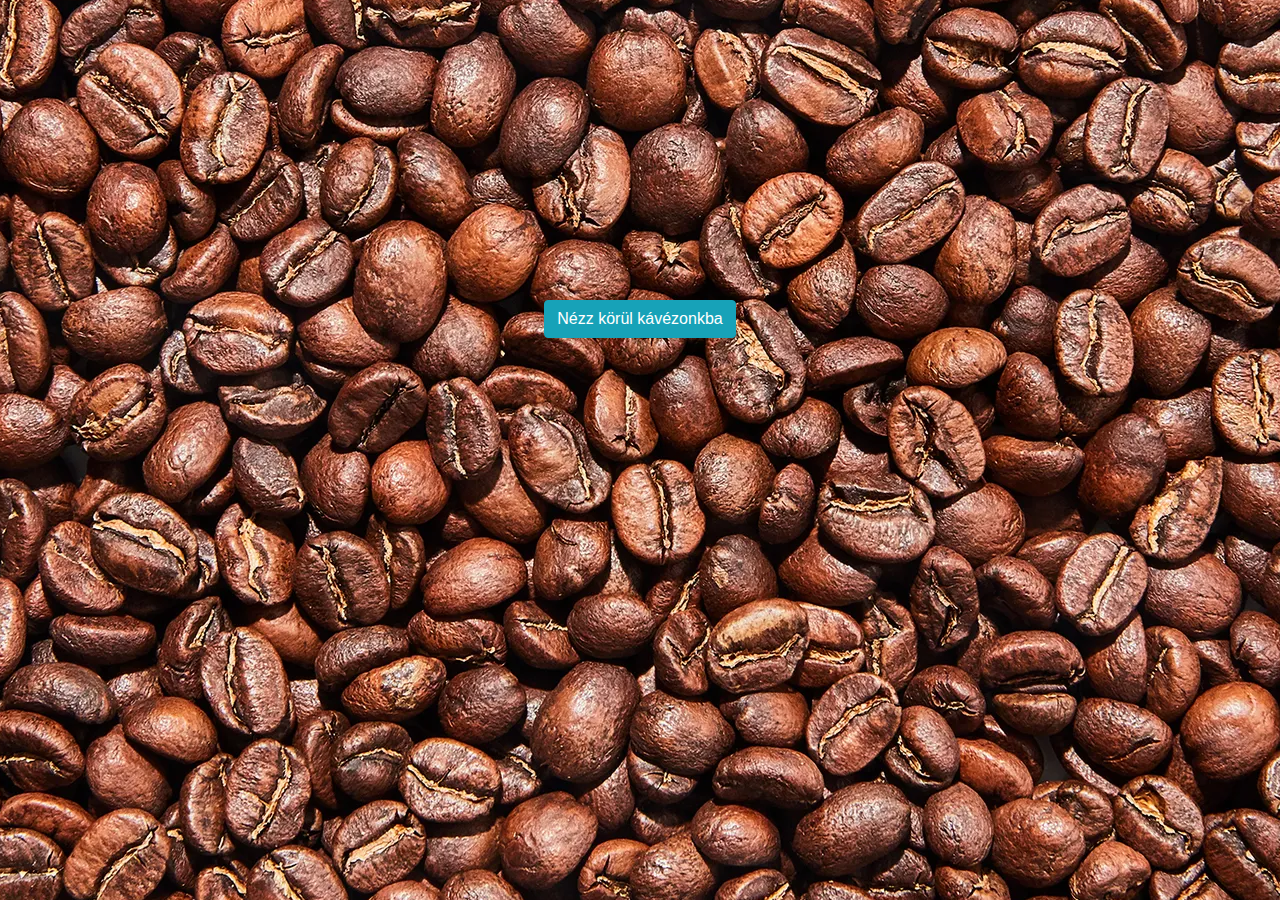
<file: index.html>
<!DOCTYPE html>
<html lang="hu">
<head>
    <meta charset="UTF-8">
    <meta name="viewport" content="width=device-width, initial-scale=1.0">
    <link rel="stylesheet" href="oldal-css/bootstrap.min.css">
    <link rel="stylesheet" href="oldal-css/kavezo.styles.css">
    <title>Festő kévézó</title>
    <link rel="icon" type="image/x-icon" href="img/logo.jpg">
    <title>Document</title>
</head>
<body>
    <a href="./oldal-css/Kavezo-oldal.html" target="_parent">
       <div class="enter">
        <p class="btn btn-info">Nézz körül kávézonkba</p>
       </div>

    </a>
</body>
</html>
</file>
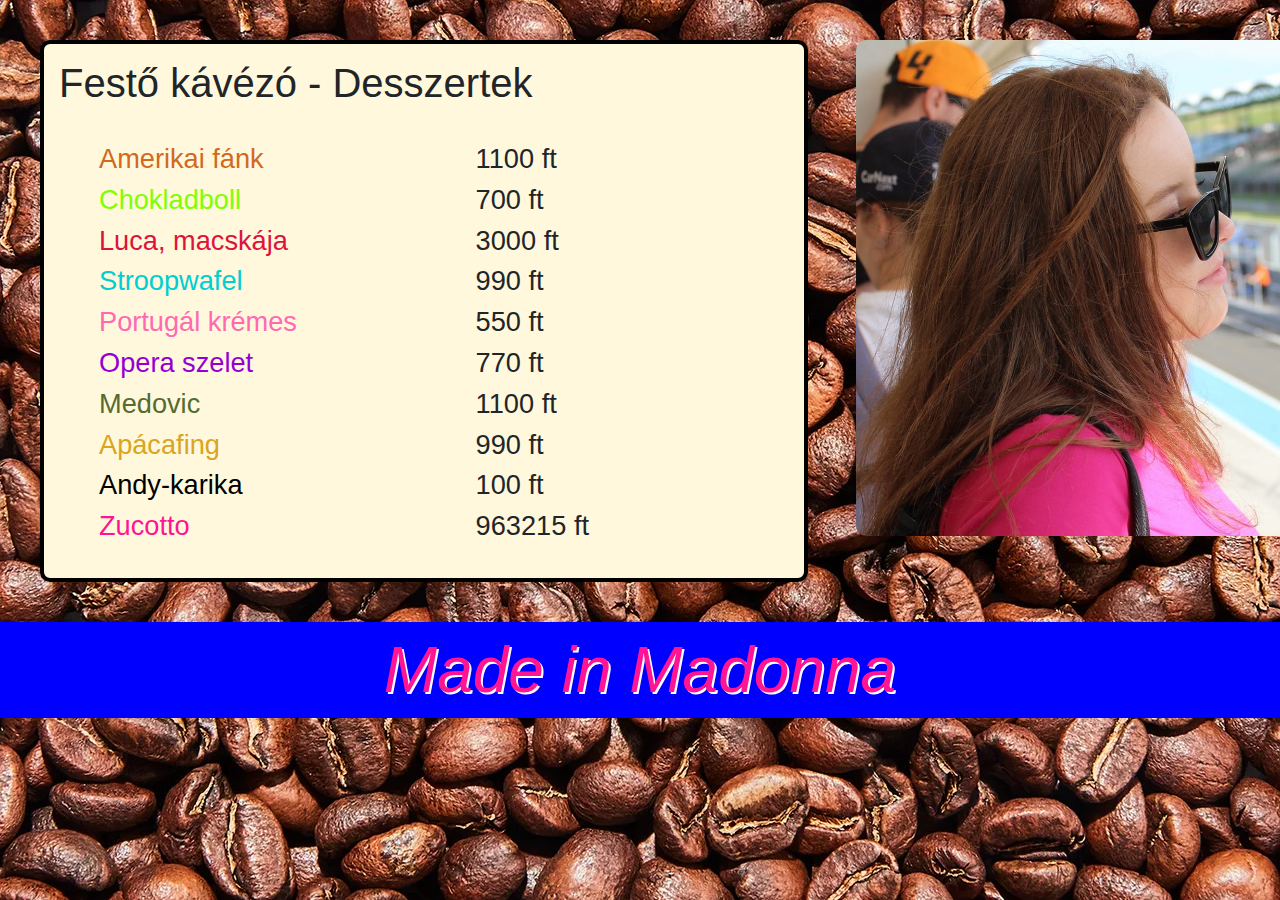
<file: oldal-css/desszert.html>
<!DOCTYPE html>
<html lang="hu">
<head>
    <meta charset="UTF-8">
    <meta name="viewport" content="width=device-width, initial-scale=1.0">
    <link rel="stylesheet" href="bootstrap.min.css">
    <link rel="stylesheet" href="desszert.styles.css">
    <title>Festő kávézó - Desszertek</title>
    <link rel="icon" type="image/x-icon" href="img/logo.jpg">
</head>
<body>

    <div class="kep">
        <img src="img/CSORIKEEE.jpg">
    </div>

    <div class="alap">

        <h1>Festő kávézó - Desszertek</h1>
        <br>

        <div class="ar">
            <ul>
                <li>1100 ft</li>
                <li>700 ft</li>
                <li>3000 ft</li>
                <li>990 ft</li>
                <li>550 ft</li>
                <li>770 ft</li>
                <li>1100 ft</li>
                <li>990 ft</li>
                <li>100 ft</li>
                <li>963215 ft</li>
            </ul>
        </div>

        <div class="nev">
            <ul>
                <li class="egy">Amerikai fánk</li>
                <li class="ketto">Chokladboll</li>
                <li class="harom">Luca, macskája</li>
                <li class="negy">Stroopwafel</li>
                <li class="ot">Portugál krémes</li>
                <li class="hat">Opera szelet</li>
                <li class="het">Medovic</li>
                <li class="nyolc">Apácafing</li>
                <li class="kilenc">Andy-karika</li>
                <li class="tiz">Zucotto</li>
            </ul>
        </div>

    </div>

    <p>Made in Madonna</p>

</body>
</html>
</file>
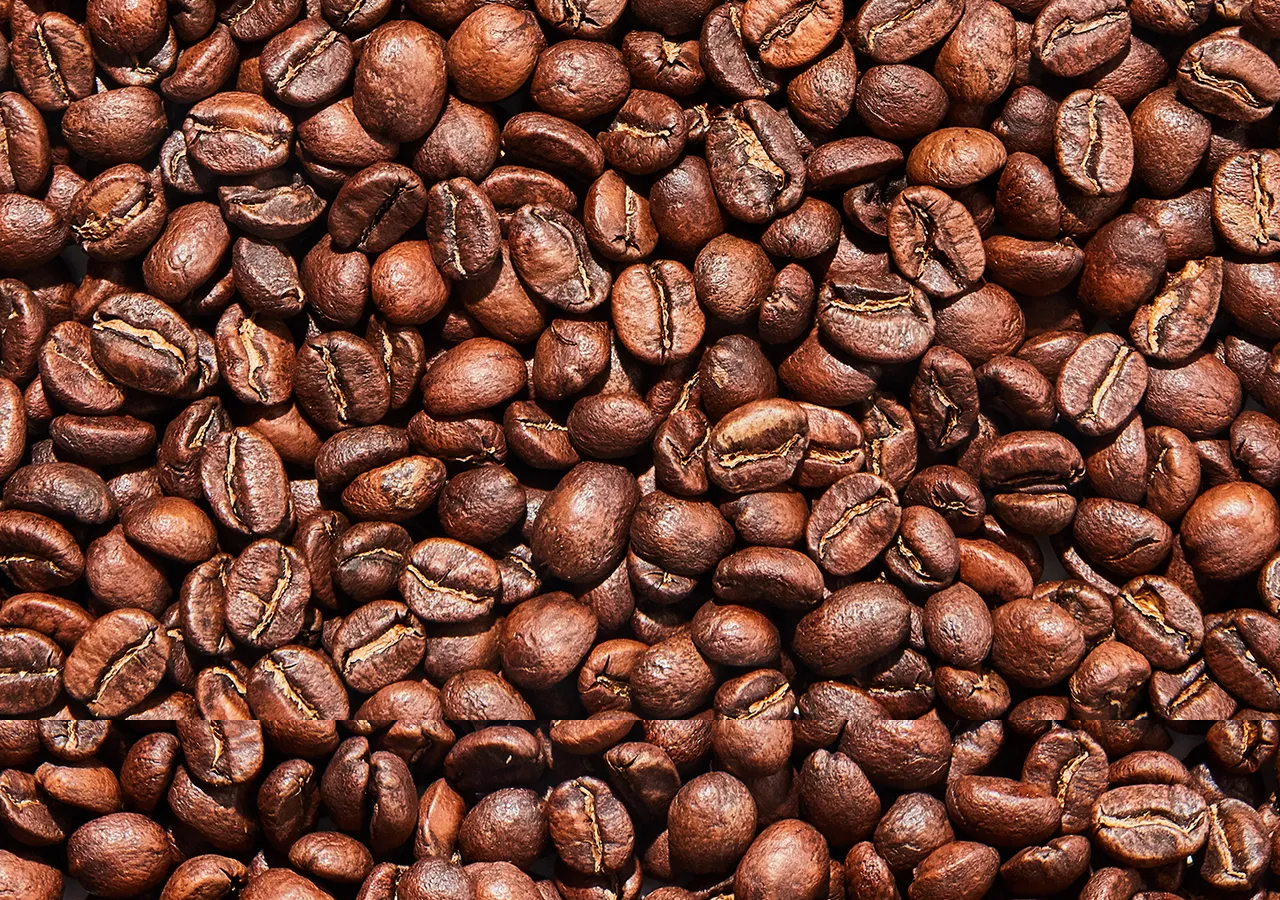
<file: oldal-css/itallap.html>
<!DOCTYPE html>
<html lang="hu">
<head>
    <meta charset="UTF-8">
    <meta name="viewport" content="width=device-width, initial-scale=1.0">
    <link rel="stylesheet" href="bootstrap.min.css">
    <link rel="stylesheet" href="itallap.styles.css">
    <title>Festő kávézó - Itallap</title>
    <link rel="icon" type="image/x-icon" href="img/logo.jpg">
</head>
<body>
    
</body>
</html>
</file>
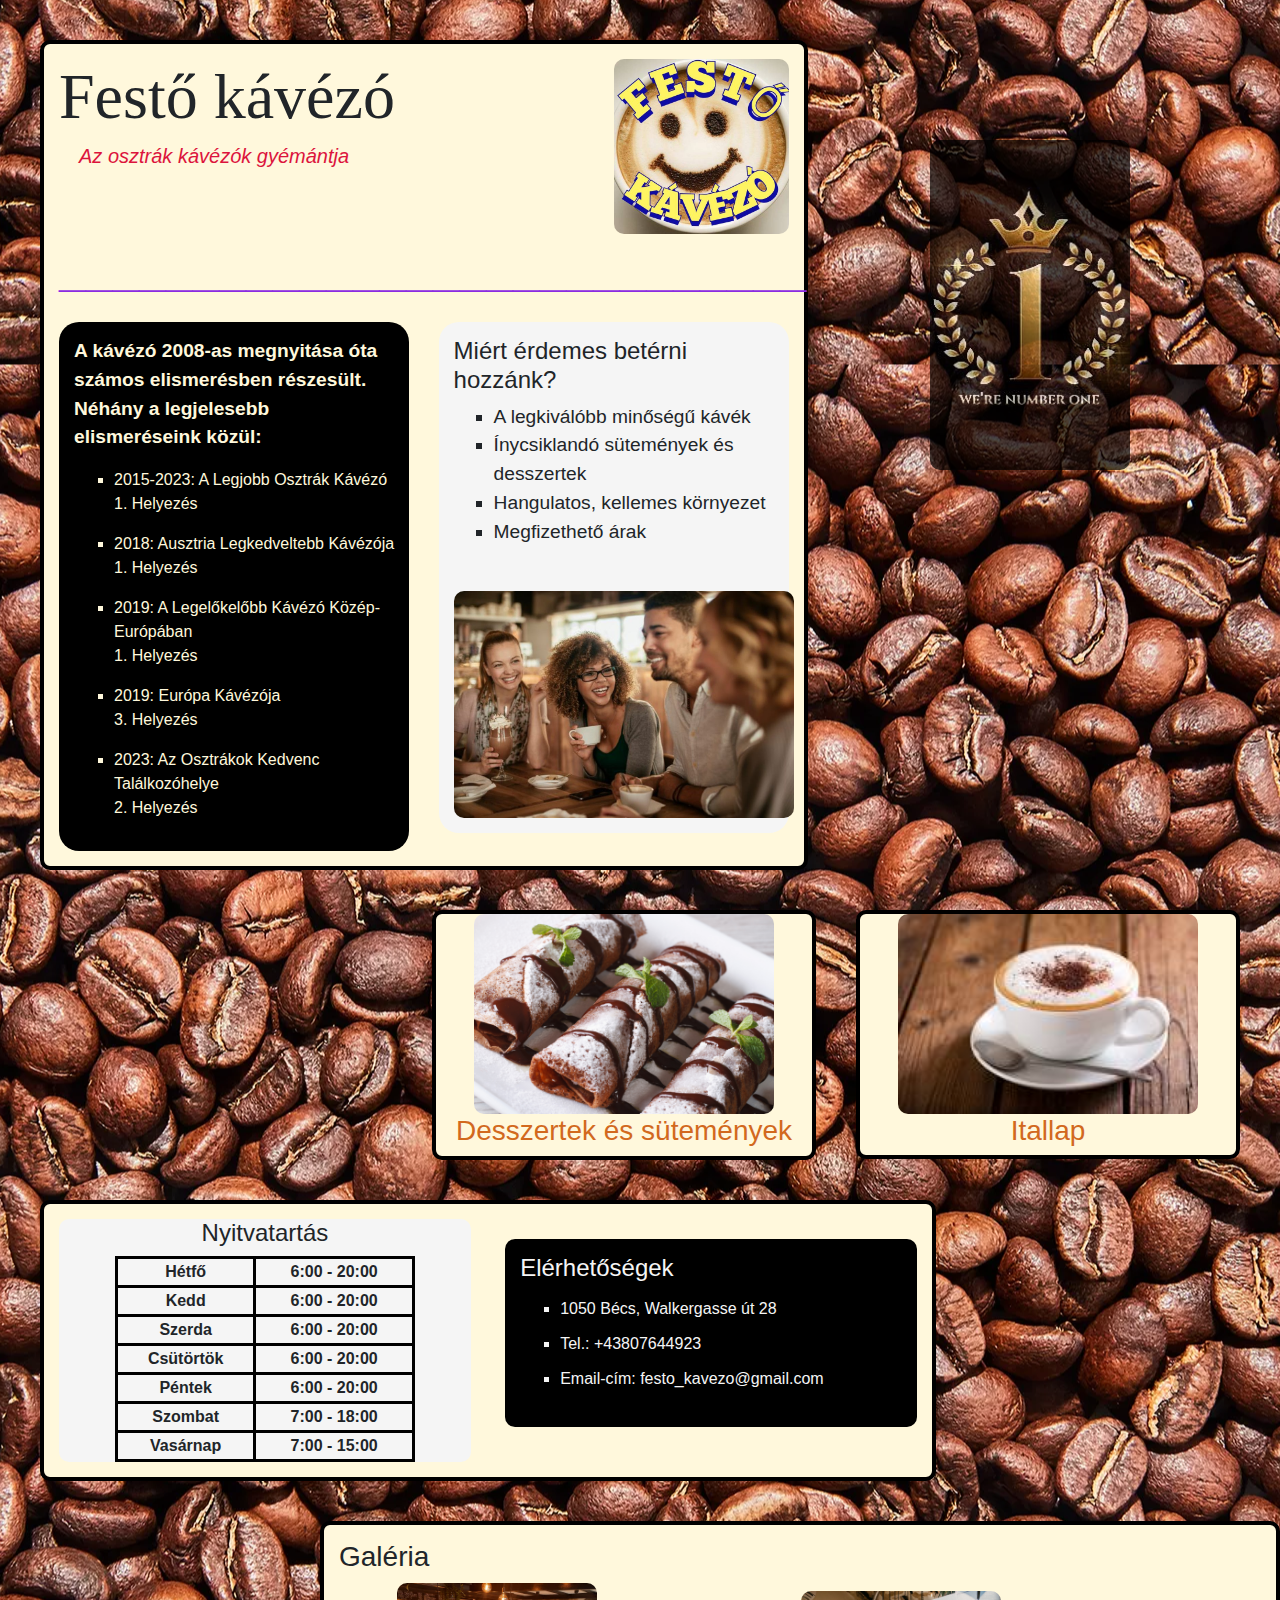
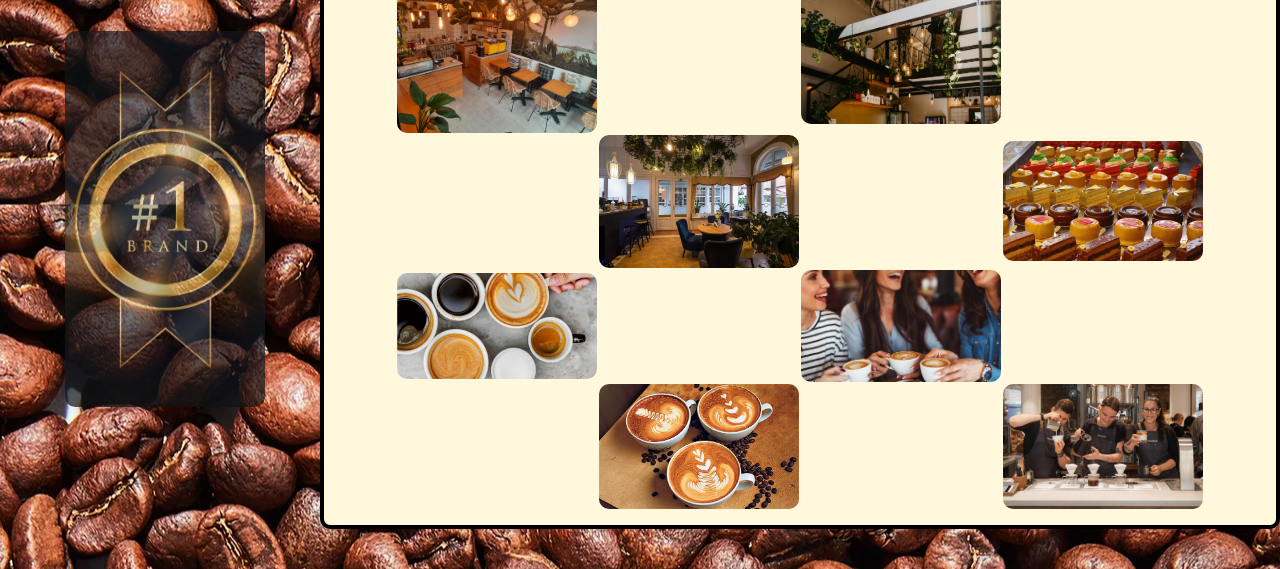
<file: oldal-css/Kavezo-oldal.html>
<!DOCTYPE html>
<html lang="hu">
<head>
    <meta charset="UTF-8">
    <meta name="viewport" content="width=device-width, initial-scale=1.0">
    <link rel="stylesheet" href="bootstrap.min.css">
    <link rel="stylesheet" href="kavezo.styles.css">
    <title>Festő kévézó</title>
    <link rel="icon" type="image/x-icon" href="img/logo.jpg">
</head>
<body>

    <div class="no1">
        <img src="img/no1.jpg">
    </div>

    <div class="fej">
        <img class="logo" src="img/logo.jpg" >
        <h1>Festő kávézó</h1> 
        <h5>Az osztrák kávézók <span>gyémántja</span></h5> 
       <p class="vonal">____________________________</p>
        <div class="miert">
                <h4>Miért érdemes betérni hozzánk?</h4>
            <ul>
                <li>A legkiválóbb minőségű kávék</li>
                <li>Ínycsiklandó sütemények és desszertek</li>
                <li>Hangulatos, kellemes környezet</li>
                <li>Megfizethető árak</li>
            </ul>
            <br>
            <img class="kep"  src="img/kep1.jpg">
        </div> 
        
        <div class="eredmenyek">
            <p class="eredmeny">
                A kávézó 2008-as megnyitása óta számos elismerésben részesült.<br>
                Néhány a legjelesebb elismeréseink közül:
            </p>
            <ul>
                <li>2015-2023: A Legjobb Osztrák Kávézó</li>
                <p class="elso">1. Helyezés</p>
                <li>2018: Ausztria Legkedveltebb Kávézója</li>
                <p class="elso">1. Helyezés</p>
                <li>2019: A Legelőkelőbb Kávézó Közép-Európában</li>
                <p class="elso">1. Helyezés</p>
                <li>2019: Európa Kávézója</li>
                <p class="harmadik">3. Helyezés</p>
                <li>2023: Az Osztrákok Kedvenc Találkozóhelye</li>
                <p class="masodik">2. Helyezés</p>
            </ul>
        </div>    
    </div>

    <div class="itallap">
        <!--Ide jön majd az itallap -->
        <img class="kavee"  src="img/kavee.jpg" >
        <a href="itallap.html" target="_parent"><h3>Itallap</h3></a>
        
    </div>

    <div class="desszertek">
        <!--Ide jön majd a desszertek lapja-->
        <img class="desszert" src="img/desszert.jpg">
        <a href="desszert.html" target="_parent"><h3>Desszertek és sütemények</h3></a>
    </div>

    <div class="ures">
      
    </div>
    
    <div class="info">

        <div class="elerhetoseg">
            <h4>Elérhetőségek</h4>
            <ul>
                <li>1050 Bécs, Walkergasse út 28</li>
                <li>Tel.: +43807644923</li>
                <li>Email-cím: festo_kavezo@gmail.com</li>
            </ul>
        </div>
    
        <div class="nyitvatartas">
            <h4>Nyitvatartás</h4>
            <table>
                <tr>
                    <td class="td">Hétfő</td>
                    <td class="td">6:00 - 20:00</td>
                </tr>
                <tr>
                    <td class="td">Kedd</td>
                    <td class="td">6:00 - 20:00</td>
                </tr>
                <tr>
                    <td class="td">Szerda</td>
                    <td class="td">6:00 - 20:00</td>
                </tr>
                <tr>
                    <td class="td">Csütörtök</td>
                    <td class="td">6:00 - 20:00</td>
                </tr>
                <tr>
                    <td class="td">Péntek</td>
                    <td class="td">6:00 - 20:00</td>
                </tr>
                <tr>
                    <td class="td">Szombat</td>
                    <td class="td">7:00 - 18:00</td>
                </tr>
                <tr>
                    <td class="td">Vasárnap</td>
                    <td class="td">7:00 - 15:00</td>
                </tr>
            </table>
        </div>

        
    
    </div>

    <div class="galeria">
            <h3>Galéria</h3>
            <table class="keptar">
                <tr>
                    <td><img src="img/belso1.jpg" ></td>
                    <td></td>
                    <td><img src="img/belso2.jpg"></td>
                    <td></td>
                </tr>
                <tr>
                    <td></td>
                    <td><img src="img/belso3.webp"></td>
                    <td></td>
                    <td><img src="img/desszert2.png"></td>
                </tr>
                <tr>
                    <td> <img src="img/kavee2.jpg"></td>
                    <td></td>
                    <td><img src="img/kep2.jpg"></td>
                    <td></td>
                </tr>
                <tr>
                    <td></td>
                    <td><img src="img/kavee3.webp"></td>
                    <td></td>
                    <td><img src="img/kep3.jpg"></td>
                </tr>
            </table>
    </div>

    <div class="no-1">
        <img src="img/no.1.jpg">
    </div>

</body>
</html>
</file>
<file: oldal-css/kavezo.styles.css>
body {
    background-image: url(img/hatter.webp);
    background-position: center;
    background-repeat: repeat-y;
} 

.fej {
    background-color: cornsilk;
    width: 60%;
    margin-top: 40px;
    margin-left: 40px;
    padding: 15px;
    height: auto;
    border: 4px solid black;
    border-radius: 10px;
}

.logo {
    float: right;
    height: 175px;
    width: auto;
    border-radius: 10px;
}

h1 {
    font-size: 4rem;
    font-family: Georgia, 'Times New Roman', Times, serif;
}

h5 {
    margin-left: 20px;
    color: crimson;
    font-style: italic;
}

.miert {
    padding: 15px;
    float: right;
    width: 48%;
    background-color: whitesmoke;
    font-size: 1.2rem;
    border-radius: 20px;
}

li {
    list-style-type: square;
    
}

.eredmenyek {
    padding: 15px;
    background-color: black;
    width: 48%;
    color: cornsilk;
    border-radius: 20px;
}

.eredmeny {
    font-weight: bold;
    font-size: 1.2rem;
}

.vonal {
    font-weight: bolder;
    color: blueviolet;
    font-size: 3rem;
}

.elso:hover {
    font-weight: bold;
    color: gold;
}

.masodik:hover {
    font-weight: bold;
    color: silver;
} 

.harmadik:hover {
    font-weight: bold;
    color: rgb(223, 157, 71);
}

span:hover {
    font-weight: bold;
    color: darkturquoise;
}

.kep {
    width: 340px;
}

.itallap {
    width: 30%;
    margin: 40px;
    float: right;
    background-color: cornsilk;
    border: 4px solid black;
    border-radius: 10px;
    text-align: center;
}

.desszertek {
    width: 30%;
    margin-top: 40px;
    margin-bottom: 40px;
    float: right;
    background-color: cornsilk;
    border: 4px solid black;
    border-radius: 10px;
    text-align: center;
}

.kavee  {
    width: 300px;
    height: auto;
    border-radius: 10px;
}

.desszert {
    width: 300px;
    height: auto;
    border-radius: 10px;
}

a {
    color: chocolate;
} 

a:hover {
    text-decoration: none;
    color: darkgray;
}

.ures {
    width: 20%;
    margin: 40px;
    height: 250px;
}

.info {
    background-color: cornsilk;
    margin-top: 40px;
    margin-left: 40px;
    margin-bottom: 40px;
    border: 4px solid black;
    border-radius: 10px;
    width: 70%;
    height: auto;
    padding: 15px;
}

.nyitvatartas {
    background-color: whitesmoke;
    width: 48%;
    text-align: center;
    border-radius: 10px;
}

table {
    width: 300px;
    text-align: center;
    font-weight: bold;
    margin: auto;
}

.td {
    border: 3px solid black;
}

.elerhetoseg {
    background-color: black;
    color: whitesmoke;
    width: 48%;
    padding: 15px;
    border-radius: 10px;
    float: right;
    line-height: 35px;
    margin-top: 20px;
}

.galeria {
    width: 75%;
    float: right;
    background-color: cornsilk;
    padding: 15px;
    border: 4px solid black;
    border-radius: 10px;
    margin-bottom: 40px;
}

img {
    width: 200px;
    height: auto;
    border-radius: 10px;
}

.no1 {
    float: right;
    margin: 40px;
    margin-right: 150px;
    margin-top: 100px;
    opacity: 70%;
}

.no-1 {
    margin: 40px;
    margin-left: 65px;
    margin-top: 150px;
    opacity: 70%;
}

.enter{

    width: 300px;
    height: 100px;
    margin: 300px auto auto auto;
    text-align: center;
}
</file>
<file: oldal-css/desszert.styles.css>
body {
    background-image: url(img/hatter.webp);
    background-position: center;
    background-repeat: repeat-y;
} 


.kep {
    float: right;
    border-radius: 10px;
    width: 30%;
    margin-right: 40px;
}

img {
    width: 500px;
    height: auto;
    border-radius: 10px;
}

.alap {
    background-color: cornsilk;
    width: 60%;
    margin-top: 40px;
    margin-left: 40px;
    padding: 15px;
    height: auto;
    border: 4px solid black;
    border-radius: 10px;
    margin-bottom: 40px;
}

li {
    list-style-type: none;
}

.ar {
    float: right;
    font-size: 1.7rem;
    margin-right: 200px;
}

.nev {
    font-size: 1.7rem;
}

.egy {
    color: chocolate;
}

.ketto {
    color: chartreuse;
}

.harom {
    color: crimson;
}

.negy {
    color: darkturquoise;
}

.ot {
    color: hotpink;
}

.hat {
    color: darkviolet;
}

.het {
    color: darkolivegreen;
}

.nyolc {
    color: goldenrod;
}

.kilenc {
    color: #000;
}

.tiz {
    color: deeppink;
}

p {
    text-align: center;
    font-size: 4rem;
    color: deeppink;
    text-shadow: 2px 2px 0px white;
    font-style: italic;
    background-color: blue;
}
</file>
<file: oldal-css/itallap.styles.css>
body {
    background-image: url(img/hatter.webp);
    background-position: center;
    background-repeat: repeat-y;
}
</file>
